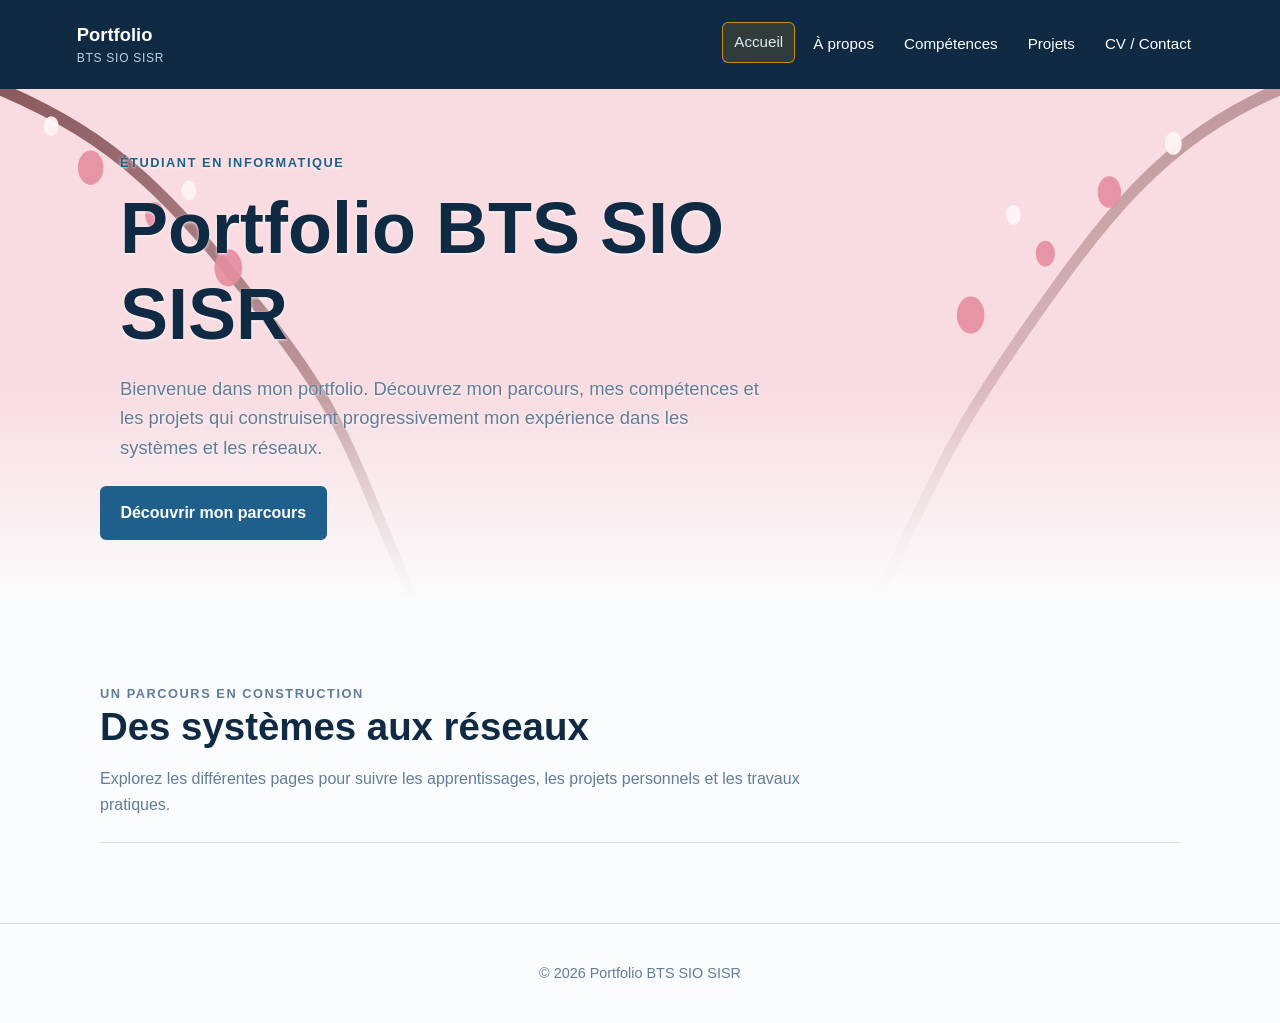
<file: index.html>
<!DOCTYPE html>
<html lang="fr">
<head>
    <meta charset="UTF-8">
    <meta name="viewport" content="width=device-width, initial-scale=1.0">
    <meta name="description" content="Portfolio étudiant en BTS SIO SISR">
    <title>Accueil | Portfolio BTS SIO SISR</title>
    <link rel="stylesheet" href="styles.css">
</head>
<body>
    <header class="site-header">
        <a class="logo" href="index.html">Portfolio <span>BTS SIO SISR</span></a>
        <nav aria-label="Navigation principale">
            <ul class="nav-list">
                <li><a class="active" href="index.html" aria-current="page">Accueil</a></li>
                <li><a href="a-propos.html">À propos</a></li>
                <li><a href="competences.html">Compétences</a></li>
                <li><a href="projets.html">Projets</a></li>
                <li><a href="cv-contact.html">CV / Contact</a></li>
            </ul>
        </nav>
    </header>

    <section class="theme-hero theme-sakura" aria-labelledby="home-title">
        <svg class="theme-hero__art" viewBox="0 0 1200 360" preserveAspectRatio="none" aria-hidden="true">
            <defs><linearGradient id="sakuraFade" x1="0" y1="0" x2="0.8" y2="1"><stop offset="0" stop-color="#7d4b50" stop-opacity="0.9"/><stop offset="1" stop-color="#7d4b50" stop-opacity="0"/></linearGradient></defs>
            <path d="M0 0 C110 35 160 75 245 155 S330 260 390 360 M1200 0 C1090 35 1035 90 960 170 S875 275 820 360" fill="none" stroke="url(#sakuraFade)" stroke-width="9"/>
            <g fill="#e58da0" opacity="0.9"><circle cx="85" cy="55" r="12"/><circle cx="145" cy="88" r="9"/><circle cx="214" cy="125" r="13"/><circle cx="1040" cy="72" r="11"/><circle cx="980" cy="115" r="9"/><circle cx="910" cy="158" r="13"/></g>
            <g fill="#fff4f5" opacity="0.95"><circle cx="48" cy="26" r="7"/><circle cx="177" cy="71" r="7"/><circle cx="1100" cy="38" r="8"/><circle cx="950" cy="88" r="7"/></g>
        </svg>
        <div class="theme-hero__content">
            <p class="eyebrow">Étudiant en informatique</p>
            <h1 id="home-title">Portfolio BTS SIO SISR</h1>
            <p class="intro">Bienvenue dans mon portfolio. Découvrez mon parcours, mes compétences et les projets qui construisent progressivement mon expérience dans les systèmes et les réseaux.</p>
            <a class="button" href="a-propos.html">Découvrir mon parcours</a>
        </div>
    </section>
    <main>
        <section class="page-section">
            <header class="content-header">
                <p class="eyebrow">Un parcours en construction</p>
                <h2>Des systèmes aux réseaux</h2>
                <p>Explorez les différentes pages pour suivre les apprentissages, les projets personnels et les travaux pratiques.</p>
            </header>
        </section>
    </main>

    <footer class="site-footer">
        <p>&copy; 2026 Portfolio BTS SIO SISR</p>
    </footer>
</body>
</html>
</file>
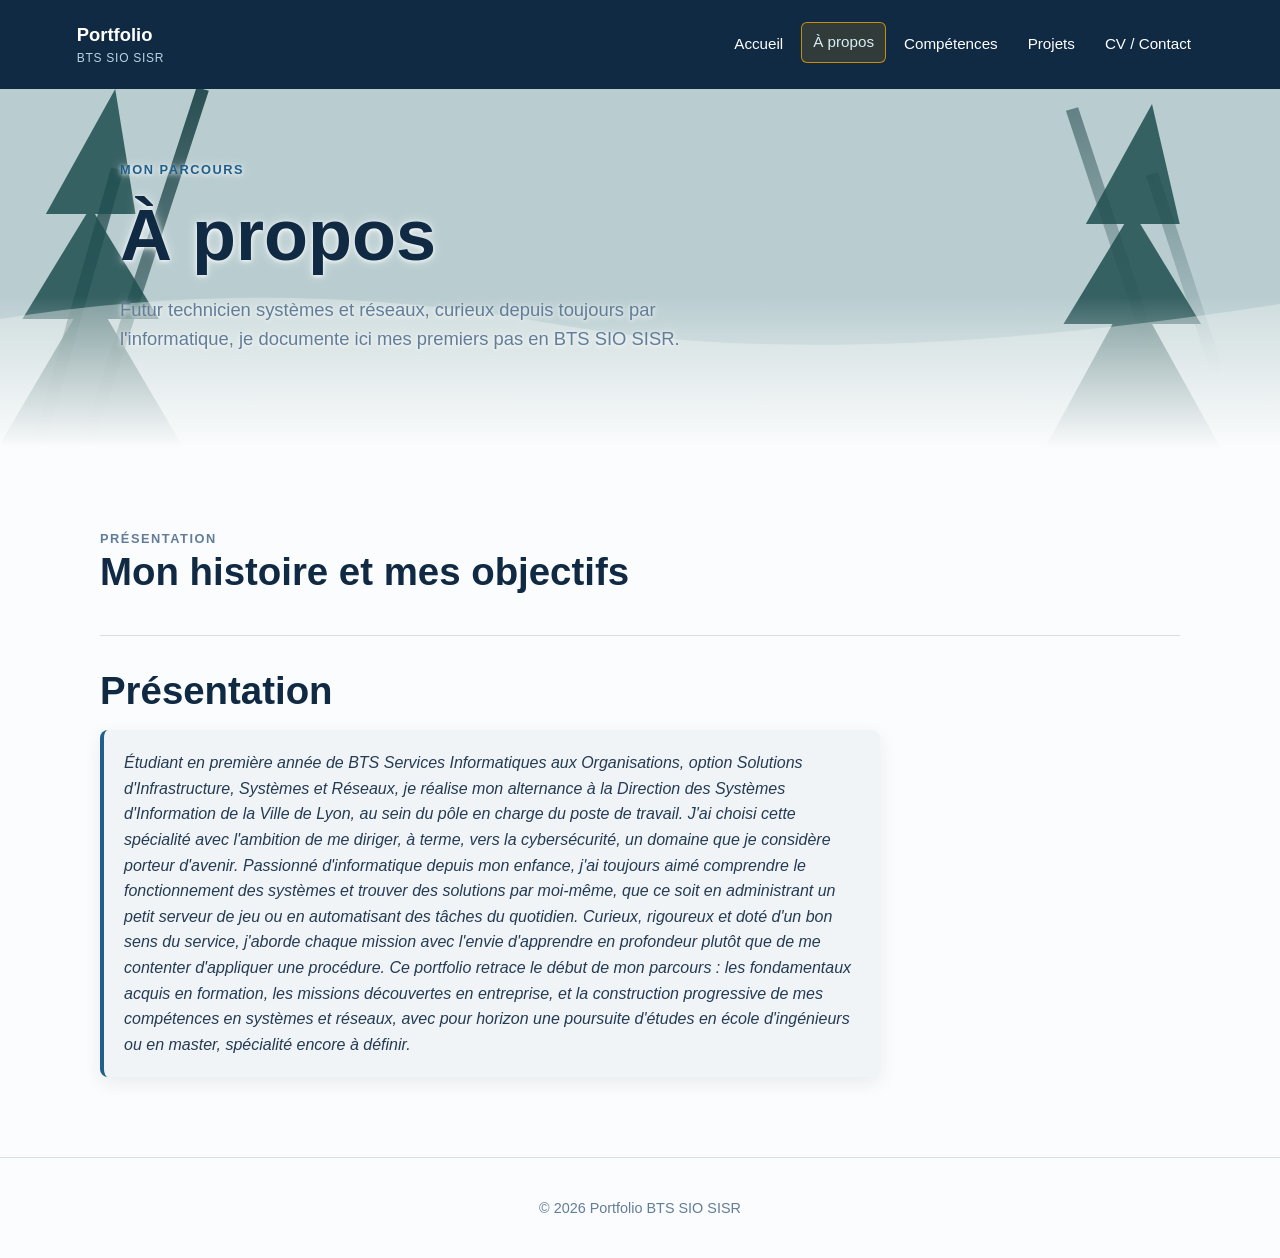
<file: a-propos.html>
<!DOCTYPE html>
<html lang="fr">
<head>
    <meta charset="UTF-8">
    <meta name="viewport" content="width=device-width, initial-scale=1.0">
    <meta name="description" content="À propos de l'étudiant en BTS SIO SISR">
    <title>À propos | Portfolio BTS SIO SISR</title>
    <link rel="stylesheet" href="styles.css">
</head>
<body>
    <!-- En-tête et navigation commune -->
    <header class="site-header">
        <a class="logo" href="index.html">Portfolio <span>BTS SIO SISR</span></a>
        <nav aria-label="Navigation principale">
            <ul class="nav-list">
                <li><a href="index.html">Accueil</a></li>
                <li><a class="active" href="a-propos.html" aria-current="page">À propos</a></li>
                <li><a href="competences.html">Compétences</a></li>
                <li><a href="projets.html">Projets</a></li>
                <li><a href="cv-contact.html">CV / Contact</a></li>
            </ul>
        </nav>
    </header>

    <section class="theme-hero theme-scandi" aria-labelledby="about-title">
        <svg class="theme-hero__art" viewBox="0 0 1200 360" preserveAspectRatio="none" aria-hidden="true">
            <defs><linearGradient id="scandiFade" x1="0" y1="0" x2="0.7" y2="1"><stop offset="0" stop-color="#173f43" stop-opacity="0.95"/><stop offset="1" stop-color="#173f43" stop-opacity="0"/></linearGradient></defs>
            <path d="M35 360 L110 80 M80 360 L190 0 M1165 360 L1080 85 M1110 360 L1005 20" stroke="url(#scandiFade)" stroke-width="12" fill="none"/>
            <g fill="#204f50" opacity="0.85"><path d="M108 0 l-65 125 h38 l-60 105 h48 l-69 125 h170 l-69-125 h48 l-60-105 h38z"/><path d="M1080 15 l-62 120 h36 l-57 100 h46 l-64 125 h166 l-65-125 h46 l-57-100 h37z"/></g>
            <path d="M0 230 Q260 185 520 235 T1200 215 L1200 360 L0 360z" fill="#e9f0ef" opacity="0.42"/>
        </svg>
        <div class="theme-hero__content">
            <p class="eyebrow">Mon parcours</p>
            <h1 id="about-title">À propos</h1>
            <p class="intro">Futur technicien systèmes et réseaux, curieux depuis toujours par l'informatique, je documente ici mes premiers pas en BTS SIO SISR.</p>
        </div>
    </section>
    <main class="page-section">
        <header class="content-header">
            <p class="eyebrow">Présentation</p>
            <h2>Mon histoire et mes objectifs</h2>
        </header>
        <section class="text-block" aria-labelledby="presentation-title">
            <h2 id="presentation-title">Présentation</h2>
            <p class="placeholder">Étudiant en première année de BTS Services Informatiques aux Organisations, option Solutions d'Infrastructure, Systèmes et Réseaux, je réalise mon alternance à la Direction des Systèmes d'Information de la Ville de Lyon, au sein du pôle en charge du poste de travail. J'ai choisi cette spécialité avec l'ambition de me diriger, à terme, vers la cybersécurité, un domaine que je considère porteur d'avenir. Passionné d'informatique depuis mon enfance, j'ai toujours aimé comprendre le fonctionnement des systèmes et trouver des solutions par moi-même, que ce soit en administrant un petit serveur de jeu ou en automatisant des tâches du quotidien. Curieux, rigoureux et doté d'un bon sens du service, j'aborde chaque mission avec l'envie d'apprendre en profondeur plutôt que de me contenter d'appliquer une procédure. Ce portfolio retrace le début de mon parcours : les fondamentaux acquis en formation, les missions découvertes en entreprise, et la construction progressive de mes compétences en systèmes et réseaux, avec pour horizon une poursuite d'études en école d'ingénieurs ou en master, spécialité encore à définir.

</p>
        </section>
    </main>

    <footer class="site-footer">
        <p>&copy; 2026 Portfolio BTS SIO SISR</p>
    </footer>
</body>
</html>
</file>
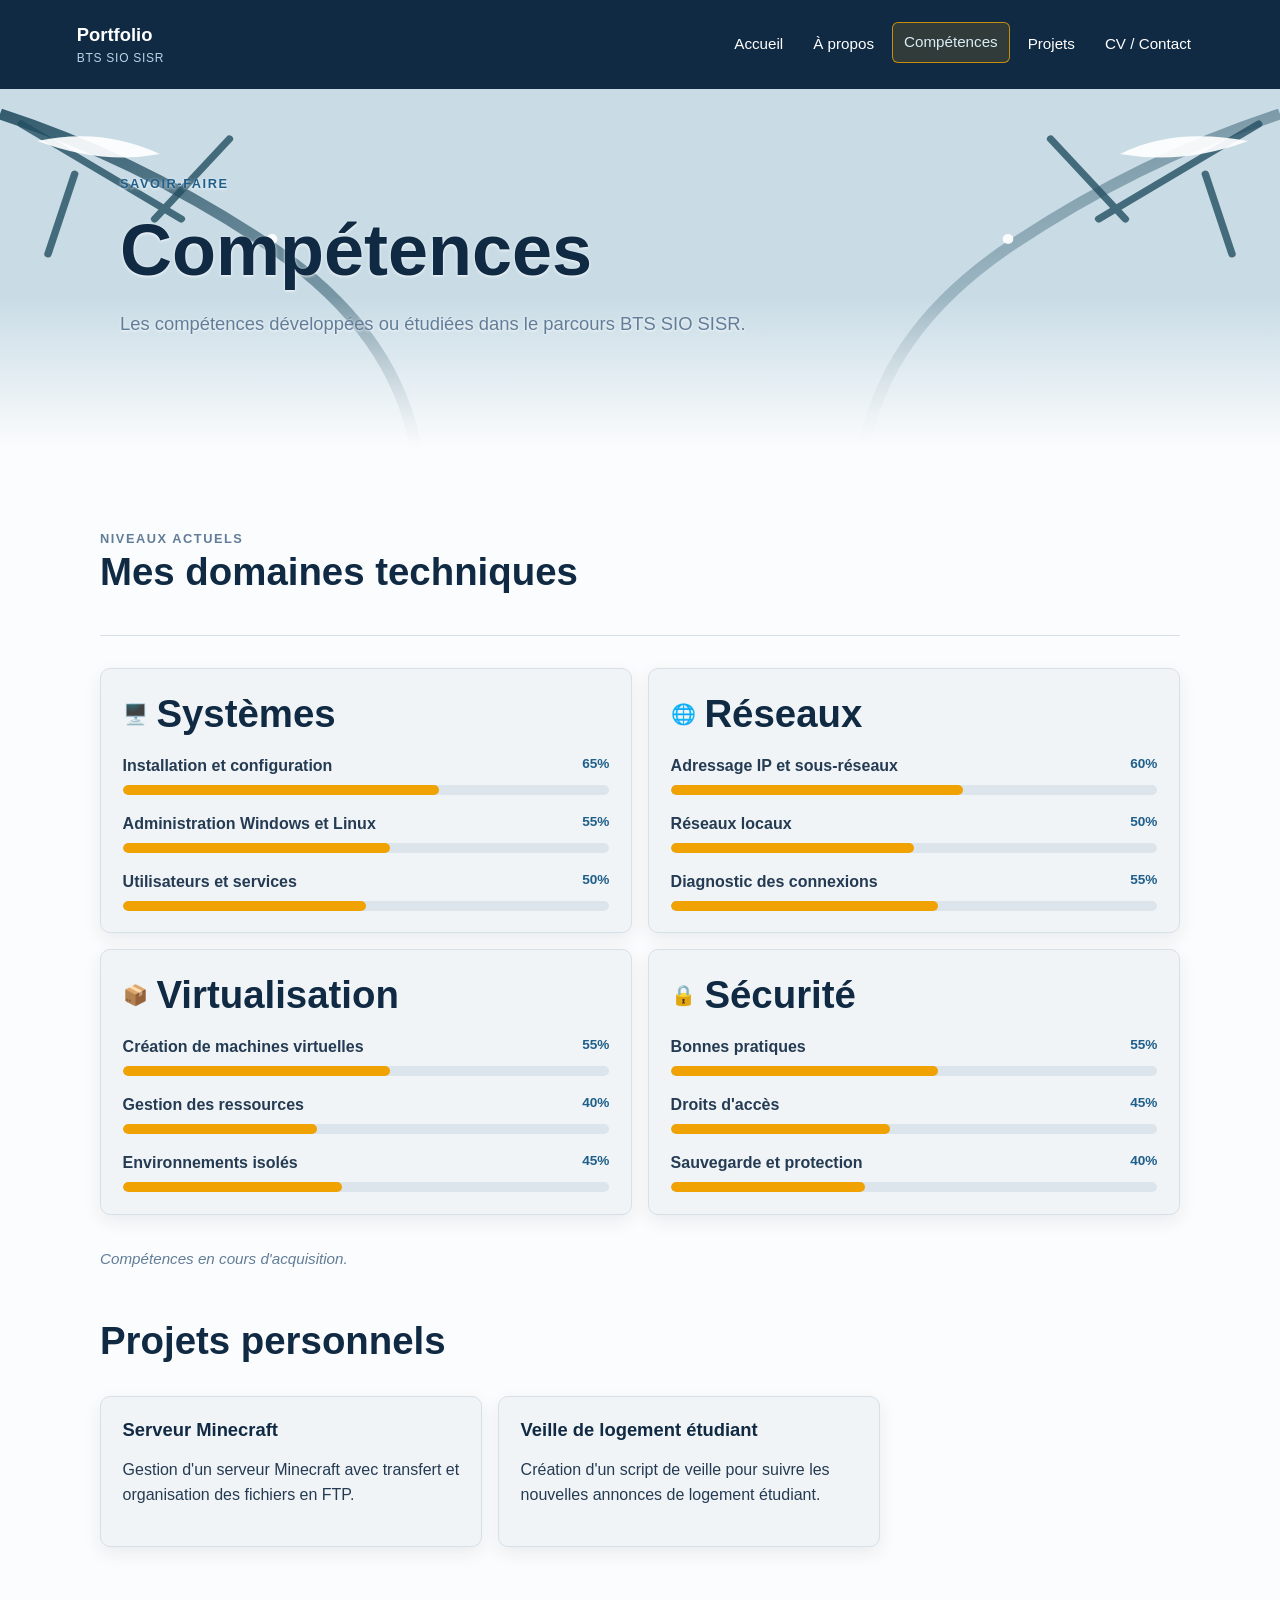
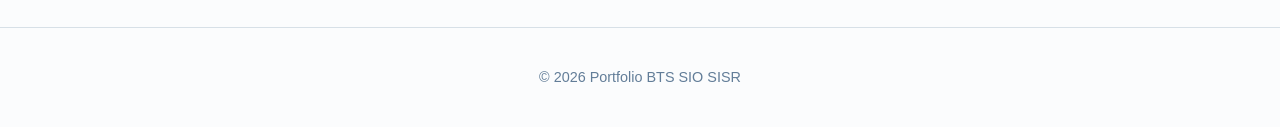
<file: competences.html>
<!DOCTYPE html>
<html lang="fr">
<head>
    <meta charset="UTF-8">
    <meta name="viewport" content="width=device-width, initial-scale=1.0">
    <meta name="description" content="Compétences en systèmes et réseaux du portfolio BTS SIO SISR">
    <title>Compétences | Portfolio BTS SIO SISR</title>
    <link rel="stylesheet" href="styles.css">
</head>
<body>
    <!-- En-tête et navigation commune -->
    <header class="site-header">
        <a class="logo" href="index.html">Portfolio <span>BTS SIO SISR</span></a>
        <nav aria-label="Navigation principale">
            <ul class="nav-list">
                <li><a href="index.html">Accueil</a></li>
                <li><a href="a-propos.html">À propos</a></li>
                <li><a class="active" href="competences.html" aria-current="page">Compétences</a></li>
                <li><a href="projets.html">Projets</a></li>
                <li><a href="cv-contact.html">CV / Contact</a></li>
            </ul>
        </nav>
    </header>

    <section class="theme-hero theme-snow" aria-labelledby="skills-title">
        <svg class="theme-hero__art" viewBox="0 0 1200 360" preserveAspectRatio="none" aria-hidden="true">
            <defs><linearGradient id="snowFade" x1="0" y1="0" x2="0.8" y2="1"><stop offset="0" stop-color="#244f62" stop-opacity="0.9"/><stop offset="1" stop-color="#244f62" stop-opacity="0"/></linearGradient></defs>
            <path d="M0 25 Q130 70 250 155 T390 360 M1200 25 Q1070 70 950 155 T810 360" fill="none" stroke="url(#snowFade)" stroke-width="11"/>
            <g stroke="#244f62" stroke-width="7" stroke-linecap="round" opacity="0.8"><path d="M20 35 l150 95 M70 85 l-25 80 M145 130 l70-80 M1180 35 l-150 95 M1130 85 l25 80 M1055 130 l-70-80"/></g>
            <g fill="#ffffff" opacity="0.92"><path d="M35 52 Q95 38 150 65 Q95 76 35 52z"/><path d="M1050 65 Q1100 38 1170 52 Q1110 76 1050 65z"/><circle cx="255" cy="150" r="5"/><circle cx="945" cy="150" r="5"/></g>
        </svg>
        <div class="theme-hero__content">
            <p class="eyebrow">Savoir-faire</p>
            <h1 id="skills-title">Compétences</h1>
            <p class="intro">Les compétences développées ou étudiées dans le parcours BTS SIO SISR.</p>
        </div>
    </section>
    <main class="page-section">
        <header class="content-header">
            <p class="eyebrow">Niveaux actuels</p>
            <h2>Mes domaines techniques</h2>
        </header>

        <section class="skills-grid" aria-label="Catégories de compétences">
            <article class="info-card">
                <h2 class="category-title"><span class="category-icon" aria-hidden="true">🖥️</span>Systèmes</h2>
                <div class="skill-list">
                    <div class="skill-row"><div class="skill-label"><span>Installation et configuration</span><span class="skill-level">65%</span></div><div class="progress-track" role="progressbar" aria-label="Installation et configuration de systèmes" aria-valuenow="65" aria-valuemin="0" aria-valuemax="100"><div class="progress-bar" style="--level: 65%;"></div></div></div>
                    <div class="skill-row"><div class="skill-label"><span>Administration Windows et Linux</span><span class="skill-level">55%</span></div><div class="progress-track" role="progressbar" aria-label="Administration Windows et Linux" aria-valuenow="55" aria-valuemin="0" aria-valuemax="100"><div class="progress-bar" style="--level: 55%;"></div></div></div>
                    <div class="skill-row"><div class="skill-label"><span>Utilisateurs et services</span><span class="skill-level">50%</span></div><div class="progress-track" role="progressbar" aria-label="Gestion des utilisateurs et des services" aria-valuenow="50" aria-valuemin="0" aria-valuemax="100"><div class="progress-bar" style="--level: 50%;"></div></div></div>
                </div>
            </article>
            <article class="info-card">
                <h2 class="category-title"><span class="category-icon" aria-hidden="true">🌐</span>Réseaux</h2>
                <div class="skill-list">
                    <div class="skill-row"><div class="skill-label"><span>Adressage IP et sous-réseaux</span><span class="skill-level">60%</span></div><div class="progress-track" role="progressbar" aria-label="Adressage IP et sous-réseaux" aria-valuenow="60" aria-valuemin="0" aria-valuemax="100"><div class="progress-bar" style="--level: 60%;"></div></div></div>
                    <div class="skill-row"><div class="skill-label"><span>Réseaux locaux</span><span class="skill-level">50%</span></div><div class="progress-track" role="progressbar" aria-label="Configuration de réseaux locaux" aria-valuenow="50" aria-valuemin="0" aria-valuemax="100"><div class="progress-bar" style="--level: 50%;"></div></div></div>
                    <div class="skill-row"><div class="skill-label"><span>Diagnostic des connexions</span><span class="skill-level">55%</span></div><div class="progress-track" role="progressbar" aria-label="Diagnostic des connexions" aria-valuenow="55" aria-valuemin="0" aria-valuemax="100"><div class="progress-bar" style="--level: 55%;"></div></div></div>
                </div>
            </article>
            <article class="info-card">
                <h2 class="category-title"><span class="category-icon" aria-hidden="true">📦</span>Virtualisation</h2>
                <div class="skill-list">
                    <div class="skill-row"><div class="skill-label"><span>Création de machines virtuelles</span><span class="skill-level">55%</span></div><div class="progress-track" role="progressbar" aria-label="Création de machines virtuelles" aria-valuenow="55" aria-valuemin="0" aria-valuemax="100"><div class="progress-bar" style="--level: 55%;"></div></div></div>
                    <div class="skill-row"><div class="skill-label"><span>Gestion des ressources</span><span class="skill-level">40%</span></div><div class="progress-track" role="progressbar" aria-label="Gestion des ressources" aria-valuenow="40" aria-valuemin="0" aria-valuemax="100"><div class="progress-bar" style="--level: 40%;"></div></div></div>
                    <div class="skill-row"><div class="skill-label"><span>Environnements isolés</span><span class="skill-level">45%</span></div><div class="progress-track" role="progressbar" aria-label="Tests d'environnements isolés" aria-valuenow="45" aria-valuemin="0" aria-valuemax="100"><div class="progress-bar" style="--level: 45%;"></div></div></div>
                </div>
            </article>
            <article class="info-card">
                <h2 class="category-title"><span class="category-icon" aria-hidden="true">🔒</span>Sécurité</h2>
                <div class="skill-list">
                    <div class="skill-row"><div class="skill-label"><span>Bonnes pratiques</span><span class="skill-level">55%</span></div><div class="progress-track" role="progressbar" aria-label="Sensibilisation aux bonnes pratiques" aria-valuenow="55" aria-valuemin="0" aria-valuemax="100"><div class="progress-bar" style="--level: 55%;"></div></div></div>
                    <div class="skill-row"><div class="skill-label"><span>Droits d'accès</span><span class="skill-level">45%</span></div><div class="progress-track" role="progressbar" aria-label="Gestion des droits d'accès" aria-valuenow="45" aria-valuemin="0" aria-valuemax="100"><div class="progress-bar" style="--level: 45%;"></div></div></div>
                    <div class="skill-row"><div class="skill-label"><span>Sauvegarde et protection</span><span class="skill-level">40%</span></div><div class="progress-track" role="progressbar" aria-label="Sauvegarde et protection des données" aria-valuenow="40" aria-valuemin="0" aria-valuemax="100"><div class="progress-bar" style="--level: 40%;"></div></div></div>
                </div>
            </article>
        </section>
        <p class="status">Compétences en cours d'acquisition.</p>

        <section class="text-block" aria-labelledby="personal-projects-title">
            <h2 id="personal-projects-title">Projets personnels</h2>
            <div class="projects-grid">
                <article class="info-card">
                    <h3>Serveur Minecraft</h3>
                    <p>Gestion d'un serveur Minecraft avec transfert et organisation des fichiers en FTP.</p>
                </article>
                <article class="info-card">
                    <h3>Veille de logement étudiant</h3>
                    <p>Création d'un script de veille pour suivre les nouvelles annonces de logement étudiant.</p>
                </article>
            </div>
        </section>
    </main>

    <footer class="site-footer">
        <p>&copy; 2026 Portfolio BTS SIO SISR</p>
    </footer>
</body>
</html>
</file>
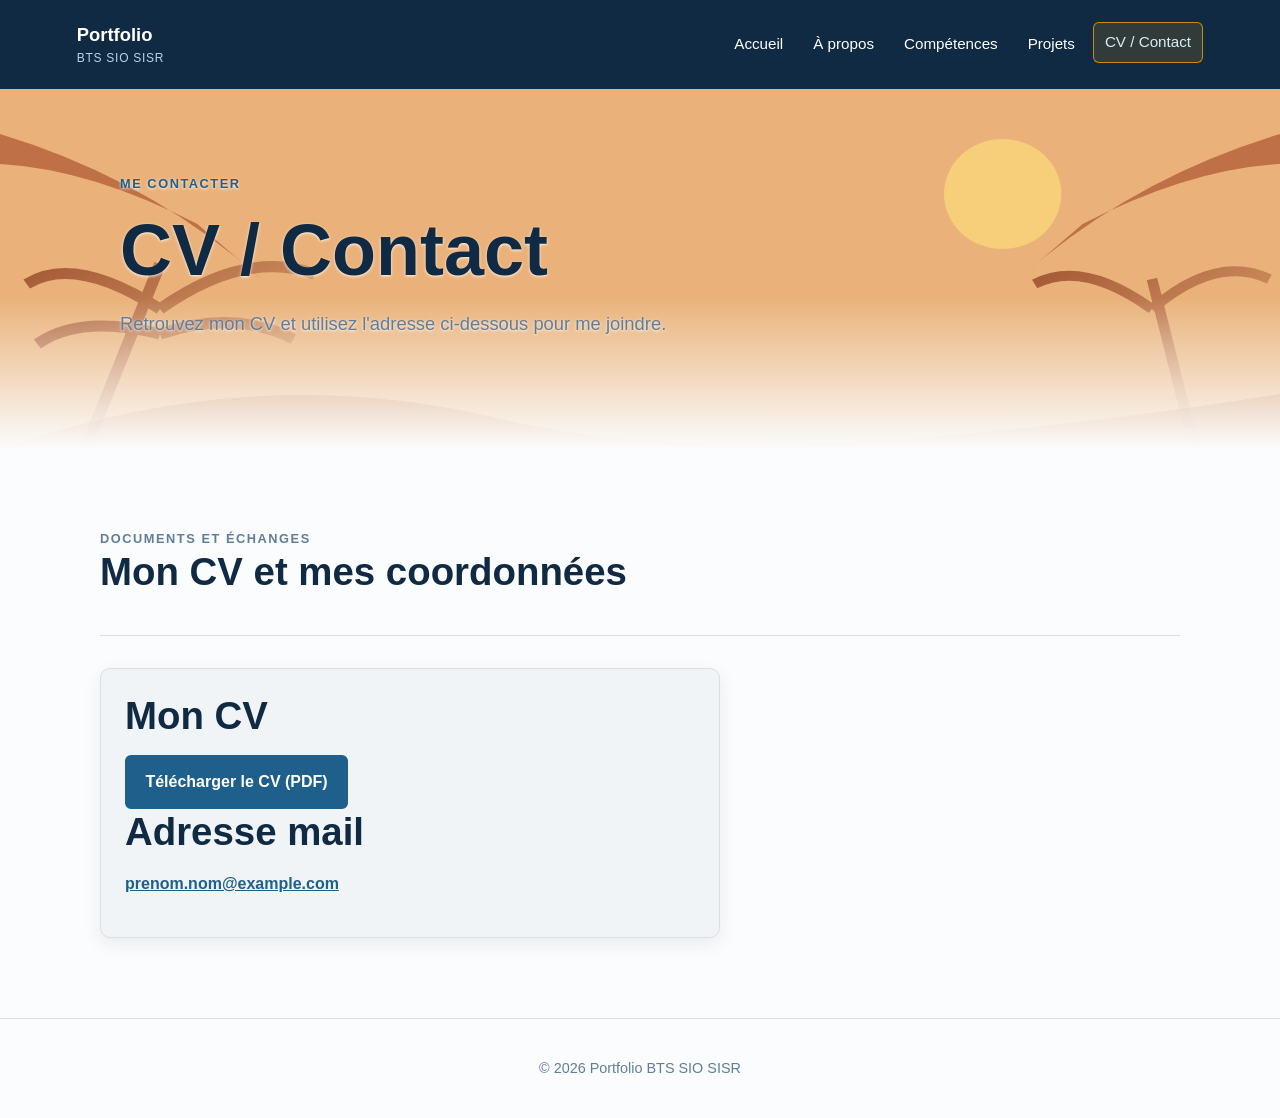
<file: cv-contact.html>
<!DOCTYPE html>
<html lang="fr">
<head>
    <meta charset="UTF-8">
    <meta name="viewport" content="width=device-width, initial-scale=1.0">
    <meta name="description" content="CV et contact du portfolio BTS SIO SISR">
    <title>CV / Contact | Portfolio BTS SIO SISR</title>
    <link rel="stylesheet" href="styles.css">
</head>
<body>
    <!-- En-tête et navigation commune -->
    <header class="site-header">
        <a class="logo" href="index.html">Portfolio <span>BTS SIO SISR</span></a>
        <nav aria-label="Navigation principale">
            <ul class="nav-list">
                <li><a href="index.html">Accueil</a></li>
                <li><a href="a-propos.html">À propos</a></li>
                <li><a href="competences.html">Compétences</a></li>
                <li><a href="projets.html">Projets</a></li>
                <li><a class="active" href="cv-contact.html" aria-current="page">CV / Contact</a></li>
            </ul>
        </nav>
    </header>

    <section class="theme-hero theme-savanna" aria-labelledby="contact-title">
        <svg class="theme-hero__art" viewBox="0 0 1200 360" preserveAspectRatio="none" aria-hidden="true">
            <defs><linearGradient id="savannaFade" x1="0" y1="0" x2="0.8" y2="1"><stop offset="0" stop-color="#9c4f2e" stop-opacity="0.9"/><stop offset="1" stop-color="#9c4f2e" stop-opacity="0"/></linearGradient></defs>
            <circle cx="940" cy="105" r="55" fill="#f9d27b" opacity="0.9"/>
            <path d="M0 360 Q240 270 470 330 T1200 305 L1200 360z" fill="#bd6c39" opacity="0.5"/>
            <path d="M80 360 L150 175 M150 220 Q70 165 25 195 M150 220 Q230 160 295 185 M150 245 Q75 225 35 255 M150 245 Q220 220 275 250" stroke="url(#savannaFade)" stroke-width="11" fill="none"/>
            <path d="M1120 360 L1080 190 M1080 220 Q1015 170 970 195 M1080 220 Q1140 165 1190 190" stroke="url(#savannaFade)" stroke-width="10" fill="none"/>
            <g fill="#a94e2d" opacity="0.65"><path d="M0 45 Q140 90 245 190 L185 135 Q85 80 0 75z"/><path d="M1200 45 Q1060 90 955 190 L1015 135 Q1115 80 1200 75z"/></g>
        </svg>
        <div class="theme-hero__content">
            <p class="eyebrow">Me contacter</p>
            <h1 id="contact-title">CV / Contact</h1>
            <p class="intro">Retrouvez mon CV et utilisez l'adresse ci-dessous pour me joindre.</p>
        </div>
    </section>
    <main class="page-section">
        <header class="content-header">
            <p class="eyebrow">Documents et échanges</p>
            <h2>Mon CV et mes coordonnées</h2>
        </header>

        <section class="contact-box" aria-labelledby="contact-title">
            <h2 id="contact-title">Mon CV</h2>
            <a class="button" href="cv.pdf" download>Télécharger le CV (PDF)</a>
            <h2>Adresse mail</h2>
            <p><a href="mailto:mohammed.saoudi@my-digital-school.org">prenom.nom@example.com</a></p>
        </section>
    </main>

    <footer class="site-footer">
        <p>&copy; 2026 Portfolio BTS SIO SISR</p>
    </footer>
</body>
</html>
</file>
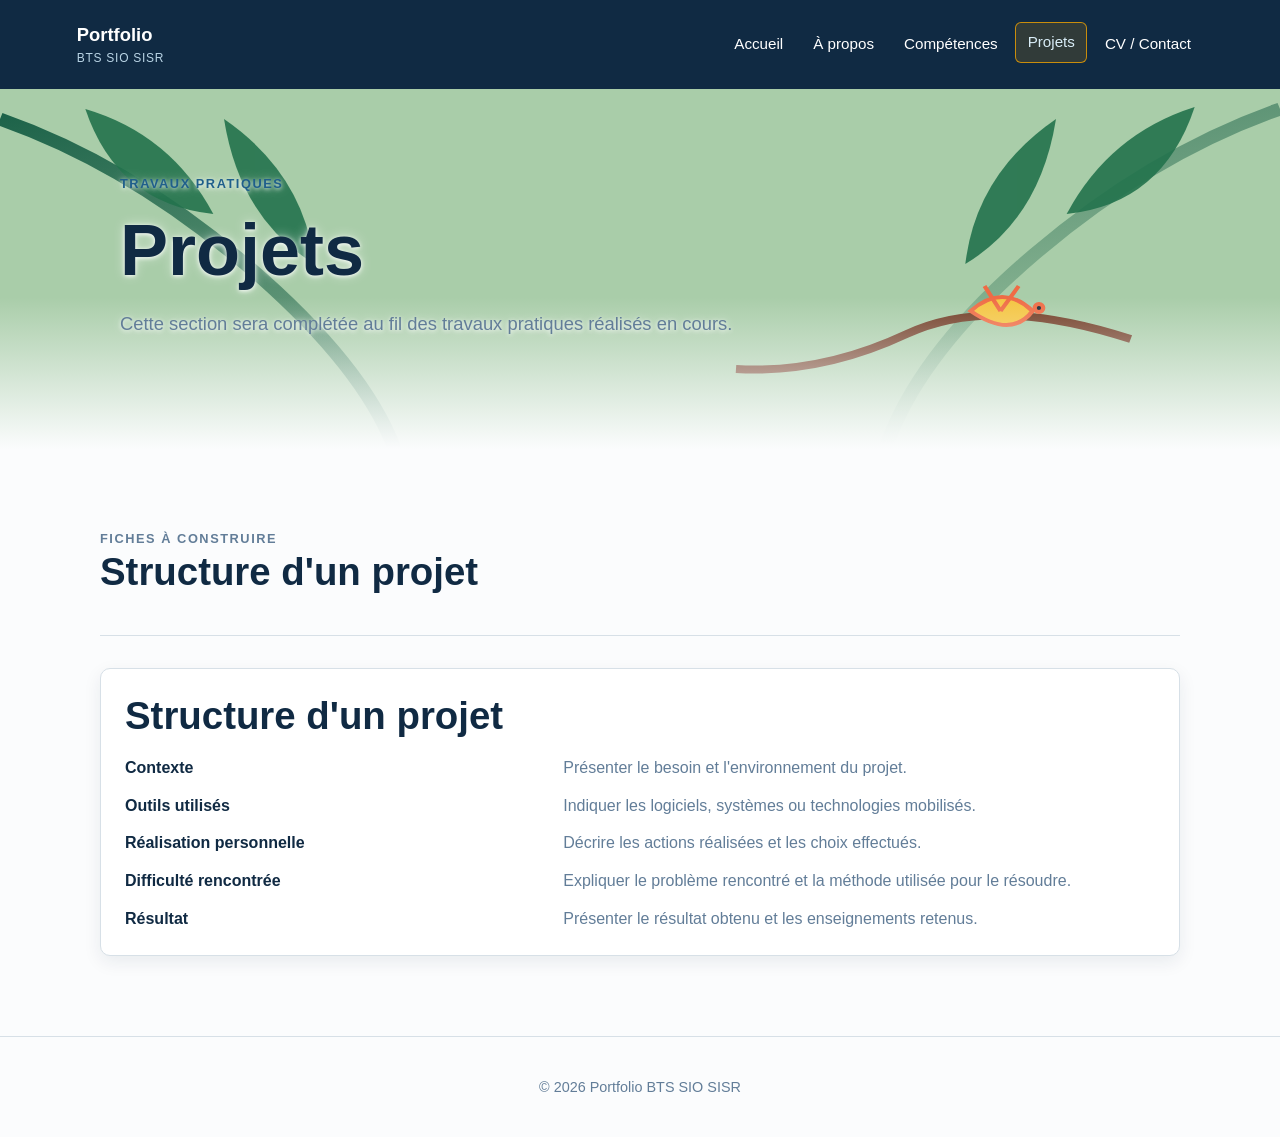
<file: projets.html>
<!DOCTYPE html>
<html lang="fr">
<head>
    <meta charset="UTF-8">
    <meta name="viewport" content="width=device-width, initial-scale=1.0">
    <meta name="description" content="Projets réalisés en BTS SIO SISR">
    <title>Projets | Portfolio BTS SIO SISR</title>
    <link rel="stylesheet" href="styles.css">
</head>
<body>
    <!-- En-tête et navigation commune -->
    <header class="site-header">
        <a class="logo" href="index.html">Portfolio <span>BTS SIO SISR</span></a>
        <nav aria-label="Navigation principale">
            <ul class="nav-list">
                <li><a href="index.html">Accueil</a></li>
                <li><a href="a-propos.html">À propos</a></li>
                <li><a href="competences.html">Compétences</a></li>
                <li><a class="active" href="projets.html" aria-current="page">Projets</a></li>
                <li><a href="cv-contact.html">CV / Contact</a></li>
            </ul>
        </nav>
    </header>

    <section class="theme-hero theme-tropical" aria-labelledby="projects-title">
        <svg class="theme-hero__art" viewBox="0 0 1200 360" preserveAspectRatio="none" aria-hidden="true">
            <defs><linearGradient id="tropicalFade" x1="0" y1="0" x2="0.8" y2="1"><stop offset="0" stop-color="#145c43" stop-opacity="0.95"/><stop offset="1" stop-color="#145c43" stop-opacity="0"/></linearGradient></defs>
            <path d="M0 30 Q120 75 230 175 T370 360 M1200 20 Q1080 65 970 165 T830 360" fill="none" stroke="url(#tropicalFade)" stroke-width="13"/>
            <g fill="#23734d" opacity="0.9"><path d="M80 20 Q160 45 200 125 Q110 115 80 20z"/><path d="M210 30 Q285 85 295 175 Q225 130 210 30z"/><path d="M1120 18 Q1040 45 1000 125 Q1090 115 1120 18z"/><path d="M990 30 Q915 85 905 175 Q975 130 990 30z"/></g>
            <g stroke="#713d26" stroke-width="8" fill="none"><path d="M1060 250 Q930 205 850 245 T690 280"/></g>
            <g stroke="#ef6c45" stroke-width="4" fill="#f4c542"><path d="M910 222 q30-28 58 0 q-20 28-58 0z"/><path d="M938 222 l-15-25 M938 222 l17-25"/><circle cx="974" cy="219" r="4" fill="#1b2d3a"/></g>
        </svg>
        <div class="theme-hero__content">
            <p class="eyebrow">Travaux pratiques</p>
            <h1 id="projects-title">Projets</h1>
            <p class="intro">Cette section sera complétée au fil des travaux pratiques réalisés en cours.</p>
        </div>
    </section>
    <main class="page-section">
        <header class="content-header">
            <p class="eyebrow">Fiches à construire</p>
            <h2>Structure d'un projet</h2>
        </header>

        <section class="project-structure" aria-labelledby="structure-title">
            <h2 id="structure-title">Structure d'un projet</h2>
            <dl>
                <dt>Contexte</dt>
                <dd>Présenter le besoin et l'environnement du projet.</dd>
                <dt>Outils utilisés</dt>
                <dd>Indiquer les logiciels, systèmes ou technologies mobilisés.</dd>
                <dt>Réalisation personnelle</dt>
                <dd>Décrire les actions réalisées et les choix effectués.</dd>
                <dt>Difficulté rencontrée</dt>
                <dd>Expliquer le problème rencontré et la méthode utilisée pour le résoudre.</dd>
                <dt>Résultat</dt>
                <dd>Présenter le résultat obtenu et les enseignements retenus.</dd>
            </dl>
        </section>
    </main>

    <footer class="site-footer">
        <p>&copy; 2026 Portfolio BTS SIO SISR</p>
    </footer>
</body>
</html>
</file>
<file: styles.css>
/* Base commune du portfolio */
:root {
    --navy: #102a43;
    --blue: #1f5f8b;
    --accent: #f0a202;
    --accent-soft: #fff4d6;
    --white: #ffffff;
    --light-gray: #f1f4f6;
    --border: #d7e0e7;
    --text: #243b53;
    --muted: #627d98;
}

* {
    box-sizing: border-box;
}

html {
    scroll-behavior: smooth;
}

body {
    margin: 0;
    color: var(--text);
    background: #fbfcfd;
    font-family: Arial, Helvetica, sans-serif;
    line-height: 1.6;
}

.site-header {
    display: flex;
    align-items: center;
    justify-content: space-between;
    gap: 2rem;
    padding: 1.25rem 6%;
    background: var(--navy);
}

.logo {
    color: var(--white);
    font-size: 1.15rem;
    font-weight: 700;
    text-decoration: none;
    white-space: nowrap;
}

.logo span {
    display: block;
    color: #b9d4e5;
    font-size: 0.75rem;
    font-weight: 400;
    letter-spacing: 0.06em;
    text-transform: uppercase;
}

.nav-list {
    display: flex;
    flex-wrap: wrap;
    justify-content: flex-end;
    gap: 0.35rem;
    margin: 0;
    padding: 0;
    list-style: none;
}

.nav-list a {
    display: block;
    padding: 0.45rem 0.7rem;
    border: 1px solid transparent;
    border-radius: 6px;
    color: var(--white);
    font-size: 0.95rem;
    text-decoration: none;
    transition: background-color 180ms ease, border-color 180ms ease, transform 180ms ease;
}

.nav-list a:hover,
.nav-list a.active {
    border-color: rgba(240, 162, 2, 0.8);
    background: rgba(240, 162, 2, 0.15);
    color: #d9edf7;
    transform: translateY(-2px);
}

.page-section {
    width: min(1080px, 88%);
    margin: 0 auto;
    padding: 5rem 0;
}

.theme-hero {
    position: relative;
    isolation: isolate;
    min-height: 360px;
    overflow: hidden;
    display: flex;
    align-items: center;
    background: var(--theme-base, #dcecf3);
}

.theme-hero::after {
    position: absolute;
    right: 0;
    bottom: 0;
    left: 0;
    height: 42%;
    z-index: 1;
    background: linear-gradient(to bottom, transparent, #fbfcfd);
    content: "";
}

.theme-hero__art {
    position: absolute;
    inset: 0;
    z-index: 0;
    width: 100%;
    height: 100%;
}

.theme-hero__content {
    position: relative;
    z-index: 2;
    width: min(1080px, 88%);
    margin: 0 auto;
    padding: 4rem 0;
}

.theme-hero__content > * {
    max-width: 700px;
    padding-right: 1.25rem;
    padding-left: 1.25rem;
}

.theme-hero h1,
.theme-hero p {
    text-shadow: 0 1px 3px rgba(255, 255, 255, 0.9);
}

.theme-hero h1 {
    margin-bottom: 1rem;
}

.theme-hero .intro {
    margin-bottom: 1.5rem;
}

.theme-sakura {
    --theme-base: #f8dce1;
}

.theme-scandi {
    --theme-base: #b9cdd0;
}

.theme-snow {
    --theme-base: #c9dce6;
}

.theme-tropical {
    --theme-base: #a9cda9;
}

.theme-savanna {
    --theme-base: #eab27a;
}

.theme-scandi h1,
.theme-scandi p,
.theme-tropical h1,
.theme-tropical p {
    text-shadow: 0 1px 4px rgba(255, 255, 255, 0.95), 0 0 12px rgba(255, 255, 255, 0.55);
}

.eyebrow {
    margin: 0 0 0.75rem;
    color: var(--blue);
    font-size: 0.8rem;
    font-weight: 700;
    letter-spacing: 0.12em;
    text-transform: uppercase;
}

h1,
h2,
h3 {
    margin-top: 0;
    color: var(--navy);
    line-height: 1.2;
}

h1 {
    max-width: 760px;
    margin-bottom: 1.25rem;
    font-size: clamp(2.2rem, 6vw, 4.5rem);
}

h2 {
    margin-bottom: 1rem;
    font-size: clamp(1.7rem, 3vw, 2.5rem);
}

h3 {
    margin-bottom: 0.55rem;
    font-size: 1.15rem;
}

.intro {
    max-width: 680px;
    margin: 0 0 2rem;
    color: var(--muted);
    font-size: 1.15rem;
}

.button {
    display: inline-block;
    padding: 0.75rem 1.15rem;
    border: 2px solid var(--blue);
    border-radius: 6px;
    background: var(--blue);
    color: var(--white);
    font-weight: 700;
    text-decoration: none;
}

.button:hover {
    background: var(--navy);
    border-color: var(--navy);
    transform: translateY(-2px);
}

.content-header {
    padding-bottom: 1.5rem;
    border-bottom: 1px solid var(--border);
}

.content-header p {
    max-width: 700px;
    margin-bottom: 0;
    color: var(--muted);
}

.text-block {
    max-width: 780px;
    padding-top: 2rem;
}

.placeholder {
    margin: 0;
    padding: 1.25rem;
    border-left: 4px solid var(--blue);
    border-radius: 8px;
    background: var(--light-gray);
    box-shadow: 0 6px 18px rgba(16, 42, 67, 0.08);
    font-style: italic;
}

.skills-grid,
.projects-grid {
    display: grid;
    grid-template-columns: repeat(2, minmax(0, 1fr));
    gap: 1rem;
    margin-top: 2rem;
}

.info-card {
    padding: 1.35rem;
    border-radius: 10px;
    border: 1px solid var(--border);
    background: var(--light-gray);
    box-shadow: 0 6px 18px rgba(16, 42, 67, 0.08);
    transition: transform 180ms ease, box-shadow 180ms ease, border-color 180ms ease;
}

.info-card:hover,
.project-structure:hover,
.contact-box:hover {
    border-color: rgba(240, 162, 2, 0.75);
    box-shadow: 0 10px 24px rgba(16, 42, 67, 0.13);
    transform: translateY(-4px);
}

.info-card ul {
    margin: 0;
    padding-left: 1.2rem;
}

.status {
    margin-top: 2rem;
    color: var(--muted);
    font-size: 0.95rem;
    font-style: italic;
}

.skill-list {
    display: grid;
    gap: 1rem;
    margin: 0;
}

.skill-row {
    display: grid;
    gap: 0.4rem;
}

.skill-label {
    display: flex;
    justify-content: space-between;
    gap: 1rem;
    font-weight: 700;
}

.skill-level {
    color: var(--blue);
    font-size: 0.85rem;
}

.progress-track {
    height: 10px;
    overflow: hidden;
    border-radius: 999px;
    background: #dbe5eb;
}

.progress-bar {
    width: var(--level);
    height: 100%;
    border-radius: inherit;
    background: var(--accent);
}

.category-title {
    display: flex;
    align-items: center;
    gap: 0.55rem;
}

.category-icon {
    font-size: 1.25rem;
}

.project-structure {
    margin-top: 2rem;
    padding: 1.5rem;
    border-radius: 10px;
    border: 1px solid var(--border);
    background: var(--white);
    box-shadow: 0 6px 18px rgba(16, 42, 67, 0.08);
    transition: transform 180ms ease, box-shadow 180ms ease, border-color 180ms ease;
}

.project-structure dl {
    display: grid;
    grid-template-columns: minmax(180px, 0.7fr) 1fr;
    gap: 0.75rem 1.5rem;
    margin: 0;
}

.project-structure dt {
    color: var(--navy);
    font-weight: 700;
}

.project-structure dd {
    margin: 0;
    color: var(--muted);
}

.contact-box {
    max-width: 620px;
    margin-top: 2rem;
    padding: 1.5rem;
    border-radius: 10px;
    border: 1px solid var(--border);
    background: var(--light-gray);
    box-shadow: 0 6px 18px rgba(16, 42, 67, 0.08);
    transition: transform 180ms ease, box-shadow 180ms ease, border-color 180ms ease;
}

.contact-box p {
    margin-top: 0;
}

.contact-box a:not(.button) {
    color: var(--blue);
    font-weight: 700;
}

.contact-box a:not(.button):hover {
    color: var(--accent);
}

.site-footer {
    padding: 1.5rem 6%;
    border-top: 1px solid var(--border);
    color: var(--muted);
    font-size: 0.9rem;
    text-align: center;
}

@media (max-width: 720px) {
    .site-header {
        align-items: flex-start;
        flex-direction: column;
        gap: 1rem;
    }

    .nav-list {
        justify-content: flex-start;
    }

    .nav-list a {
        padding-left: 0;
        padding-right: 1rem;
    }

    .page-section {
        width: 88%;
        padding: 3.5rem 0;
    }

    .theme-hero {
        min-height: 285px;
    }

    .theme-hero__content {
        padding: 3rem 0;
    }

    .skills-grid,
    .projects-grid {
        grid-template-columns: 1fr;
    }

    .project-structure dl {
        display: block;
    }

    .project-structure dt {
        margin-top: 1rem;
    }

    .project-structure dt:first-child {
        margin-top: 0;
    }
}
</file>
